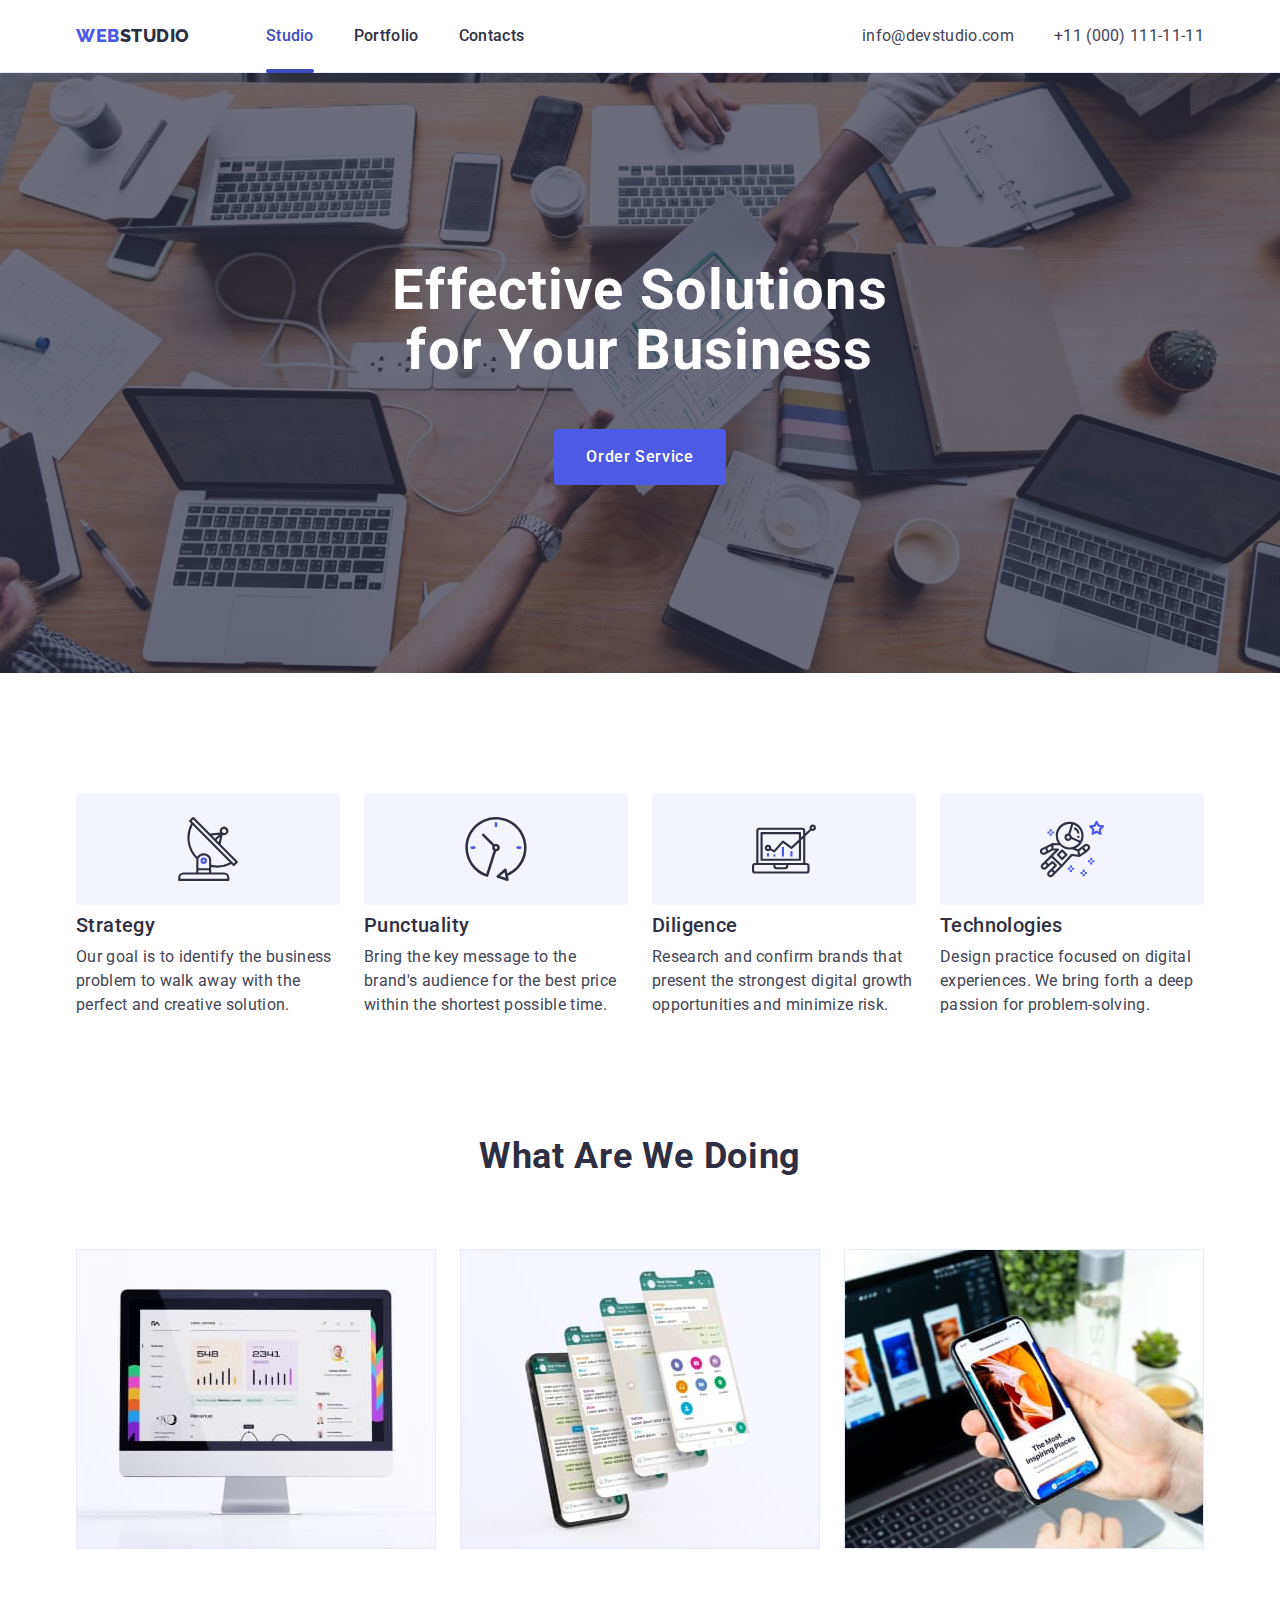
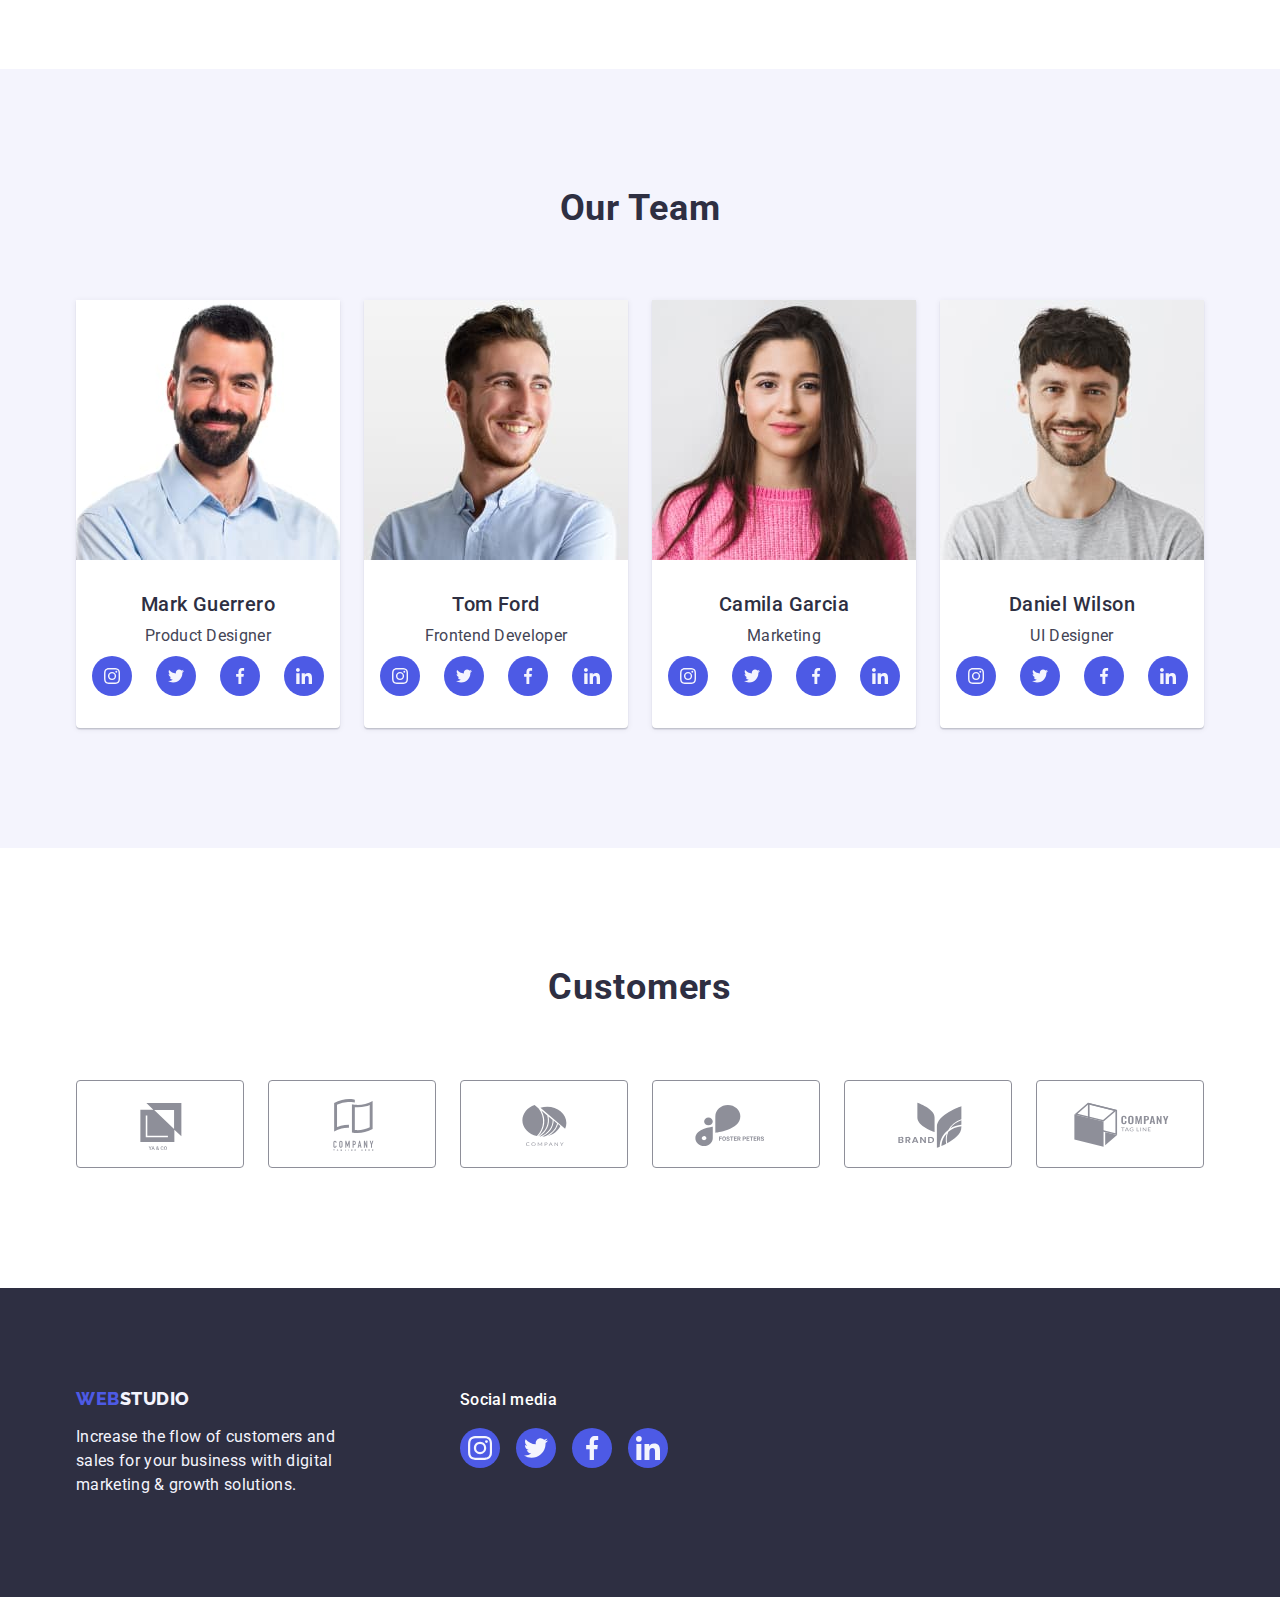
<file: index.html>
<!DOCTYPE html>
<html lang="en">
  <head>
    <meta charset="UTF-8" />
    <meta http-equiv="X-UA-Compatible" content="IE=edge" />
    <meta name="viewport" content="width=device-width, initial-scale=1.0" />
    <title>Web Studio</title>
    <link rel="preconnect" href="https://fonts.googleapis.com" />
    <link rel="preconnect" href="https://fonts.gstatic.com" crossorigin />
    <link
      rel="stylesheet"
      href="https://cdnjs.cloudflare.com/ajax/libs/modern-normalize/1.1.0/modern-normalize.min.css"
    />
    <link
      href="https://fonts.googleapis.com/css2?family=Raleway:wght@800&family=Roboto:wght@400;500;700;900&display=swap"
      rel="stylesheet"
    />
    <link rel="stylesheet" href="./css/styles.css" />
  </head>
  <body>
    <header class="page-header">
      <div class="container">
        <nav class="nav">
          <a href="./index.html" class="logo link"
            >Web<span class="studio">Studio</span></a
          >
          <ul class="list">
            <li class="item">
              <a href="./index.html" class="link current-page">Studio</a>
            </li>
            <li class="item">
              <a href="./portfolio.html" class="link">Portfolio</a>
            </li>
            <li class="item">
              <a href="" class="link">Contacts</a>
            </li>
          </ul>
        </nav>
        <address class="address">
          <ul class="list">
            <li class="item">
              <a href="mailto:info@devstudio.com" class="link"
                >info@devstudio.com</a
              >
            </li>
            <li class="item">
              <a href="tel:+110001111111" class="link">+11 (000) 111-11-11</a>
            </li>
          </ul>
        </address>
      </div>
    </header>
    <main>
      <!-- Section Hero -->
      <section class="section hero">
        <div class="container">
          <h1 class="hero-title">Effective Solutions for Your Business</h1>
          <button type="button" class="button primary" data-modal-open>
            Order Service
          </button>
        </div>
      </section>
      <!-- Section Advantages -->
      <section class="section advantages">
        <div class="container">
          <h2 class="hidden-title">Advantages</h2>
          <ul class="list">
            <li class="li-item">
              <div class="div-icon-advantages">
                <svg class="icon-advantages" width="64" height="64">
                  <use href="./images/icons.svg#icon-strategy"></use>
                </svg>
              </div>
              <h3 class="title">Strategy</h3>
              <p class="text">
                Our goal is to identify the business problem to walk away with
                the perfect and creative solution.
              </p>
            </li>

            <li class="li-item">
              <div class="div-icon-advantages">
                <svg class="icon-advantages" width="64" height="64">
                  <use href="./images/icons.svg#icon-punctuality"></use>
                </svg>
              </div>
              <h3 class="title">Punctuality</h3>
              <p class="text">
                Bring the key message to the brand's audience for the best price
                within the shortest possible time.
              </p>
            </li>

            <li class="li-item">
              <div class="div-icon-advantages">
                <svg class="icon-advantages" width="64" height="64">
                  <use href="./images/icons.svg#icon-diligence"></use>
                </svg>
              </div>
              <h3 class="title">Diligence</h3>
              <p class="text">
                Research and confirm brands that present the strongest digital
                growth opportunities and minimize risk.
              </p>
            </li>

            <li class="li-item">
              <div class="div-icon-advantages">
                <svg class="icon-advantages" width="64" height="64">
                  <use href="./images/icons.svg#icon-technologies"></use>
                </svg>
              </div>
              <h3 class="title">Technologies</h3>
              <p class="text">
                Design practice focused on digital experiences. We bring forth a
                deep passion for problem-solving.
              </p>
            </li>
          </ul>
        </div>
      </section>
      <!-- Propositions -->
      <section class="section propositions">
        <div class="container">
          <h2 class="section-title">What are we doing</h2>
          <ul class="list">
            <li class="li-item">
              <img
                src="./images/whatarewedoing/image-1.jpg"
                alt="WEB-Design"
                width="360"
              />
            </li>
            <li class="li-item">
              <img
                src="./images/whatarewedoing/image-2.jpg"
                alt="mobileApp design"
                width="360"
              />
            </li>
            <li class="li-item">
              <img
                src="./images/whatarewedoing/image-3.jpg"
                alt="syncing gadgets"
                width="360"
              />
            </li>
          </ul>
        </div>
      </section>
      <!-- Our Team -->
      <section class="section ourteam">
        <div class="container">
          <h2 class="section-title">Our Team</h2>
          <ul class="list">
            <li class="li-item">
              <img
                src="./images/ourteam/image-1.jpg"
                alt="Product Designer"
                width="264"
              />
              <div class="worker">
                <h3 class="title">Mark Guerrero</h3>
                <p class="text">Product Designer</p>
                <ul class="social-list">
                  <li class="li-item">
                    <a href="" class="link">
                      <svg class="icon-social" width="16" height="16">
                        <use href="./images/icons.svg#icon-instagram"></use>
                      </svg>
                    </a>
                  </li>
                  <li class="li-item">
                    <a href="" class="link">
                      <svg class="icon-social" width="16" height="16">
                        <use href="./images/icons.svg#icon-twitter"></use>
                      </svg>
                    </a>
                  </li>
                  <li class="li-item">
                    <a href="" class="link">
                      <svg class="icon-social" width="16" height="16">
                        <use href="./images/icons.svg#icon-facebook"></use>
                      </svg>
                    </a>
                  </li>
                  <li class="li-item">
                    <a href="" class="link">
                      <svg class="icon-social" width="16" height="16">
                        <use href="./images/icons.svg#icon-linkedin"></use>
                      </svg>
                    </a>
                  </li>
                </ul>
              </div>
            </li>
            <li class="li-item">
              <img
                src="./images/ourteam/image-2.jpg"
                alt="Frontend Developer"
                width="264"
              />
              <div class="worker">
                <h3 class="title">Tom Ford</h3>
                <p class="text">Frontend Developer</p>
                <ul class="social-list">
                  <li class="li-item">
                    <a href="" class="link">
                      <svg class="icon-social" width="16" height="16">
                        <use href="./images/icons.svg#icon-instagram"></use>
                      </svg>
                    </a>
                  </li>
                  <li class="li-item">
                    <a href="" class="link">
                      <svg class="icon-social" width="16" height="16">
                        <use href="./images/icons.svg#icon-twitter"></use>
                      </svg>
                    </a>
                  </li>
                  <li class="li-item">
                    <a href="" class="link">
                      <svg class="icon-social" width="16" height="16">
                        <use href="./images/icons.svg#icon-facebook"></use>
                      </svg>
                    </a>
                  </li>
                  <li class="li-item">
                    <a href="" class="link">
                      <svg class="icon-social" width="16" height="16">
                        <use href="./images/icons.svg#icon-linkedin"></use>
                      </svg>
                    </a>
                  </li>
                </ul>
              </div>
            </li>
            <li class="li-item">
              <img
                src="./images/ourteam/image-3.jpg"
                alt="Marketing"
                width="264"
              />
              <div class="worker">
                <h3 class="title">Camila Garcia</h3>
                <p class="text">Marketing</p>
                <ul class="social-list">
                  <li class="li-item">
                    <a href="" class="link">
                      <svg class="icon-social" width="16" height="16">
                        <use href="./images/icons.svg#icon-instagram"></use>
                      </svg>
                    </a>
                  </li>
                  <li class="li-item">
                    <a href="" class="link">
                      <svg class="icon-social" width="16" height="16">
                        <use href="./images/icons.svg#icon-twitter"></use>
                      </svg>
                    </a>
                  </li>
                  <li class="li-item">
                    <a href="" class="link">
                      <svg class="icon-social" width="16" height="16">
                        <use href="./images/icons.svg#icon-facebook"></use>
                      </svg>
                    </a>
                  </li>
                  <li class="li-item">
                    <a href="" class="link">
                      <svg class="icon-social" width="16" height="16">
                        <use href="./images/icons.svg#icon-linkedin"></use>
                      </svg>
                    </a>
                  </li>
                </ul>
              </div>
            </li>
            <li class="li-item">
              <img
                src="./images/ourteam/image-4.jpg"
                alt="UI Designer"
                width="264"
              />
              <div class="worker">
                <h3 class="title">Daniel Wilson</h3>
                <p class="text">UI Designer</p>
                <ul class="social-list">
                  <li class="li-item">
                    <a href="" class="link">
                      <svg class="icon-social" width="16" height="16">
                        <use href="./images/icons.svg#icon-instagram"></use>
                      </svg>
                    </a>
                  </li>
                  <li class="li-item">
                    <a href="" class="link">
                      <svg class="icon-social" width="16" height="16">
                        <use href="./images/icons.svg#icon-twitter"></use></svg
                    ></a>
                  </li>
                  <li class="li-item">
                    <a href="" class="link"
                      ><svg class="icon-social" width="16" height="16">
                        <use href="./images/icons.svg#icon-facebook"></use></svg
                    ></a>
                  </li>
                  <li class="li-item">
                    <a href="" class="link"
                      ><svg class="icon-social" width="16" height="16">
                        <use href="./images/icons.svg#icon-linkedin"></use></svg
                    ></a>
                  </li>
                </ul>
              </div>
            </li>
          </ul>
        </div>
      </section>
      <section class="section customers">
        <div class="container">
          <h2 class="section-title">Customers</h2>
          <ul class="list">
            <li class="li-item">
              <a href="" class="link">
                <svg class="icon-logo" width="104" height="56">
                  <use href="./images/icons.svg#icon-logo-1"></use>
                </svg>
              </a>
            </li>

            <li class="li-item">
              <a href="" class="link">
                <svg class="icon-logo" width="104" height="56">
                  <use href="./images/icons.svg#icon-logo-2"></use>
                </svg>
              </a>
            </li>

            <li class="li-item">
              <a href="" class="link">
                <svg class="icon-logo" width="104" height="56">
                  <use href="./images/icons.svg#icon-logo-3"></use>
                </svg>
              </a>
            </li>

            <li class="li-item">
              <a href="" class="link">
                <svg class="icon-logo" width="104" height="56">
                  <use href="./images/icons.svg#icon-logo-4"></use>
                </svg>
              </a>
            </li>

            <li class="li-item">
              <a href="" class="link">
                <svg class="icon-logo" width="104" height="56">
                  <use href="./images/icons.svg#icon-logo-5"></use>
                </svg>
              </a>
            </li>

            <li class="li-item">
              <a href="" class="link">
                <svg class="icon-logo" width="104" height="56">
                  <use href="./images/icons.svg#icon-logo-6"></use>
                </svg>
              </a>
            </li>
          </ul>
        </div>
      </section>
    </main>
    <footer class="footer">
      <div class="container">
        <div class="footer-logo">
          <a href="./index.html" class="logo link"
            >Web<span class="studio">Studio</span></a
          >
          <p class="text">
            Increase the flow of customers and sales for your business with
            digital marketing & growth solutions.
          </p>
        </div>
        <div class="social-footer">
          <p class="social-footer-title">Social media</p>
          <ul class="social-list">
            <li class="li-item">
              <a href="" class="link">
                <svg class="icon-social" width="24" height="24">
                  <use href="./images/icons.svg#icon-instagram"></use></svg
              ></a>
            </li>
            <li class="li-item">
              <a href="" class="link">
                <svg class="icon-social" width="24" height="24">
                  <use href="./images/icons.svg#icon-twitter"></use>
                </svg>
              </a>
            </li>
            <li class="li-item">
              <a href="" class="link">
                <svg class="icon-social" width="24" height="24">
                  <use href="./images/icons.svg#icon-facebook"></use></svg
              ></a>
            </li>
            <li class="li-item">
              <a href="" class="link">
                <svg class="icon-social" width="24" height="24">
                  <use href="./images/icons.svg#icon-linkedin"></use></svg
              ></a>
            </li>
          </ul>
        </div>
      </div>
    </footer>
    <div class="backdrop is-hidden" data-modal>
      <div class="modal">
        <button type="button" class="button-modal" data-modal-close>
          <svg class="icon-modal" width="8" height="8">
            <use href="./images/icons.svg#icon-close-black"></use>
          </svg>
        </button>
      </div>
    </div>
    <script src="./js/modal.js"></script>
  </body>
</html>
</file>
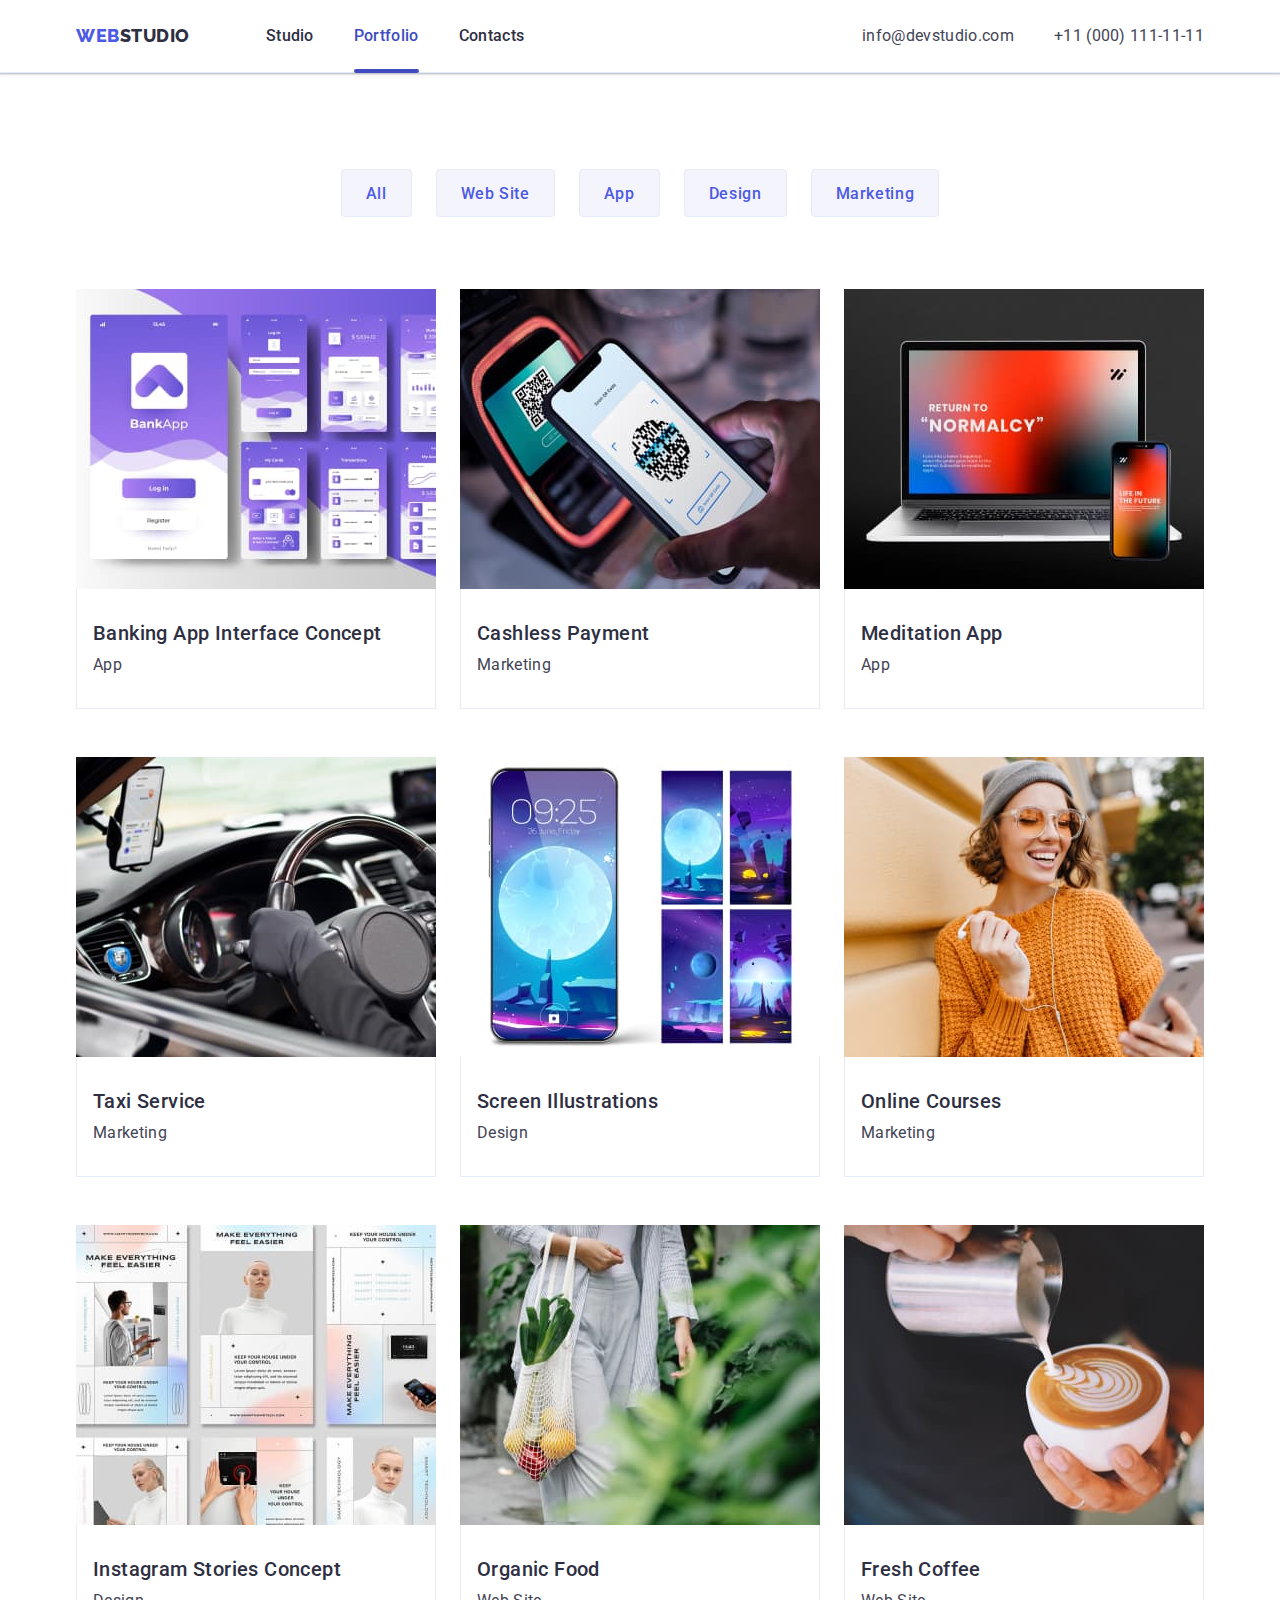
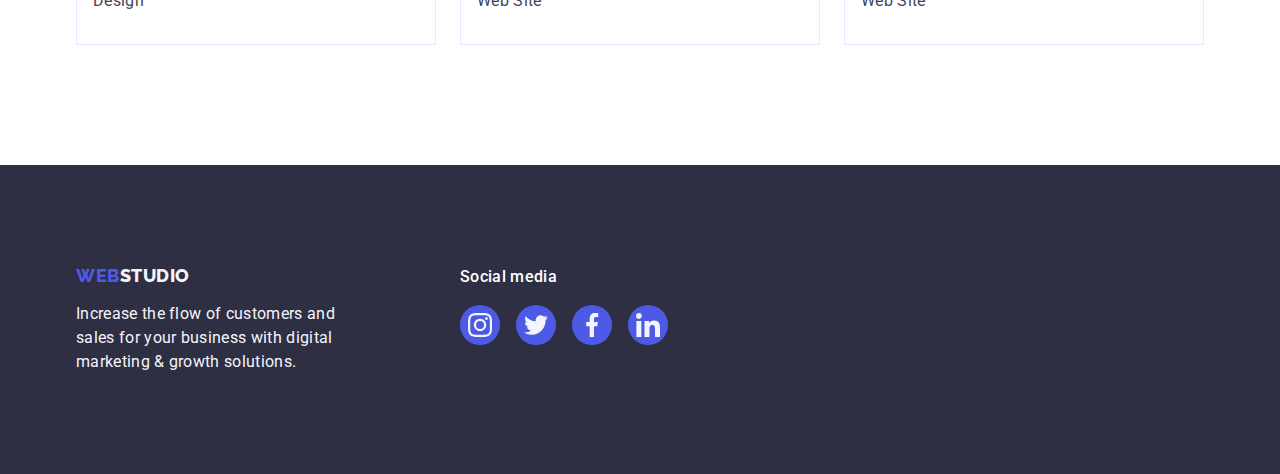
<file: portfolio.html>
<!DOCTYPE html>
<html lang="en">
  <head>
    <meta charset="UTF-8" />
    <meta http-equiv="X-UA-Compatible" content="IE=edge" />
    <meta name="viewport" content="width=device-width, initial-scale=1.0" />
    <title>Portfolio</title>
    <link rel="preconnect" href="https://fonts.googleapis.com" />
    <link rel="preconnect" href="https://fonts.gstatic.com" crossorigin />
    <link
      rel="stylesheet"
      href="https://cdnjs.cloudflare.com/ajax/libs/modern-normalize/1.1.0/modern-normalize.min.css"
    />
    <link
      href="https://fonts.googleapis.com/css2?family=Raleway:wght@800&family=Roboto:wght@400;500;700;900&display=swap"
      rel="stylesheet"
    />
    <link rel="stylesheet" href="./css/styles.css" />
  </head>
  <body>
    <header class="page-header">
      <div class="container">
        <nav class="nav">
          <a href="./index.html" class="logo link"
            >Web<span class="studio">Studio</span></a
          >
          <ul class="list">
            <li class="item"><a href="./index.html" class="link">Studio</a></li>
            <li class="item">
              <a href="./portfolio.html" class="link current-page">Portfolio</a>
            </li>
            <li class="item"><a href="" class="link">Contacts</a></li>
          </ul>
        </nav>
        <address class="address">
          <ul class="list">
            <li class="item">
              <a href="mailto:info@devstudio.com" class="link"
                >info@devstudio.com</a
              >
            </li>
            <li class="item">
              <a href="tel:+110001111111" class="link">+11 (000) 111-11-11</a>
            </li>
          </ul>
        </address>
      </div>
    </header>
    <main>
      <!-- Hero -->
      <section class="section-hero-portfolio">
        <div class="container">
          <h1 class="hidden-title">Portfolio</h1>
          <ul class="filter-list list">
            <li class="li-item">
              <button type="button" class="button secondary">All</button>
            </li>
            <li class="li-item">
              <button type="button" class="button secondary">Web Site</button>
            </li>
            <li class="li-item">
              <button type="button" class="button secondary">App</button>
            </li>
            <li class="li-item">
              <button type="button" class="button secondary">Design</button>
            </li>
            <li class="li-item">
              <button type="button" class="button secondary">Marketing</button>
            </li>
          </ul>
          <ul class="list-portfolio">
            <li class="li-item">
              <a href="" class="link">
                <div class="thumb">
                  <img
                    src="./images/portfolio/image-portfolio-1.jpg"
                    alt="Mobile App"
                    width="360"
                  />
                  <p class="slide-text">
                    14 Stylish and User-Friendly App Design Concepts · Task
                    Manager App · Calorie Tracker App · Exotic Fruit Ecommerce
                    App · Cloud Storage App
                  </p>
                </div>
                <div class="app">
                  <h2 class="title">Banking App Interface Concept</h2>
                  <p class="text">App</p>
                </div>
              </a>
            </li>
            <li class="li-item">
              <a href="" class="link">
                <div class="thumb">
                  <img
                    src="./images/portfolio/image-portfolio-2.jpg"
                    alt="Mobile App"
                    width="360"
                  />
                  <p class="slide-text">
                    14 Stylish and User-Friendly App Design Concepts · Task
                    Manager App · Calorie Tracker App · Exotic Fruit Ecommerce
                    App · Cloud Storage App
                  </p>
                </div>
                <div class="app">
                  <h2 class="title">Cashless Payment</h2>
                  <p class="text">Marketing</p>
                </div>
              </a>
            </li>
            <li class="li-item">
              <a href="" class="link">
                <div class="thumb">
                  <img
                    src="./images/portfolio/image-portfolio-3.jpg"
                    alt="Mobile App"
                    width="360"
                  />

                  <p class="slide-text">
                    14 Stylish and User-Friendly App Design Concepts · Task
                    Manager App · Calorie Tracker App · Exotic Fruit Ecommerce
                    App · Cloud Storage App
                  </p>
                </div>
                <div class="app">
                  <h2 class="title">Meditation App</h2>
                  <p class="text">App</p>
                </div>
              </a>
            </li>
            <li class="li-item">
              <a href="" class="link">
                <div class="thumb">
                  <img
                    src="./images/portfolio/image-portfolio-4.jpg"
                    alt="Mobile App"
                    width="360"
                  />
                  <p class="slide-text">
                    14 Stylish and User-Friendly App Design Concepts · Task
                    Manager App · Calorie Tracker App · Exotic Fruit Ecommerce
                    App · Cloud Storage App
                  </p>
                </div>
                <div class="app">
                  <h2 class="title">Taxi Service</h2>
                  <p class="text">Marketing</p>
                </div>
              </a>
            </li>
            <li class="li-item">
              <a href="" class="link">
                <div class="thumb">
                  <img
                    src="./images/portfolio/image-portfolio-5.jpg"
                    alt="Mobile App"
                    width="360"
                  />
                  <p class="slide-text">
                    14 Stylish and User-Friendly App Design Concepts · Task
                    Manager App · Calorie Tracker App · Exotic Fruit Ecommerce
                    App · Cloud Storage App
                  </p>
                </div>
                <div class="app">
                  <h2 class="title">Screen Illustrations</h2>
                  <p class="text">Design</p>
                </div>
              </a>
            </li>
            <li class="li-item">
              <a href="" class="link">
                <div class="thumb">
                  <img
                    src="./images/portfolio/image-portfolio-6.jpg"
                    alt="Mobile App"
                    width="360"
                  />
                  <p class="slide-text">
                    14 Stylish and User-Friendly App Design Concepts · Task
                    Manager App · Calorie Tracker App · Exotic Fruit Ecommerce
                    App · Cloud Storage App
                  </p>
                </div>
                <div class="app">
                  <h2 class="title">Online Courses</h2>
                  <p class="text">Marketing</p>
                </div>
              </a>
            </li>
            <li class="li-item">
              <a href="" class="link">
                <div class="thumb">
                  <img
                    src="./images/portfolio/image-portfolio-7.jpg"
                    alt="Mobile App"
                    width="360"
                  />
                  <p class="slide-text">
                    14 Stylish and User-Friendly App Design Concepts · Task
                    Manager App · Calorie Tracker App · Exotic Fruit Ecommerce
                    App · Cloud Storage App
                  </p>
                </div>
                <div class="app">
                  <h2 class="title">Instagram Stories Concept</h2>
                  <p class="text">Design</p>
                </div>
              </a>
            </li>
            <li class="li-item">
              <a href="" class="link">
                <div class="thumb">
                  <img
                    src="./images/portfolio/image-portfolio-8.jpg"
                    alt="Mobile App"
                    width="360"
                  />
                  <p class="slide-text">
                    14 Stylish and User-Friendly App Design Concepts · Task
                    Manager App · Calorie Tracker App · Exotic Fruit Ecommerce
                    App · Cloud Storage App
                  </p>
                </div>
                <div class="app">
                  <h2 class="title">Organic Food</h2>
                  <p class="text">Web Site</p>
                </div>
              </a>
            </li>
            <li class="li-item">
              <a href="" class="link">
                <div class="thumb">
                  <img
                    src="./images/portfolio/image-portfolio-9.jpg"
                    alt="Mobile App"
                    width="360"
                  />
                  <p class="slide-text">
                    14 Stylish and User-Friendly App Design Concepts · Task
                    Manager App · Calorie Tracker App · Exotic Fruit Ecommerce
                    App · Cloud Storage App
                  </p>
                </div>
                <div class="app">
                  <h2 class="title">Fresh Coffee</h2>
                  <p class="text">Web Site</p>
                </div>
              </a>
            </li>
          </ul>
        </div>
      </section>
    </main>
    <footer class="footer">
      <div class="container">
        <div class="footer-logo">
          <a href="./index.html" class="logo link"
            >Web<span class="studio">Studio</span></a
          >
          <p class="text">
            Increase the flow of customers and sales for your business with
            digital marketing & growth solutions.
          </p>
        </div>
        <div class="social-footer">
          <p class="social-footer-title">Social media</p>
          <ul class="social-list">
            <li class="li-item">
              <a href="" class="link">
                <svg class="icon-social" width="24" height="24">
                  <use href="./images/icons.svg#icon-instagram"></use>
                </svg>
              </a>
            </li>
            <li class="li-item">
              <a href="" class="link">
                <svg class="icon-social" width="24" height="24">
                  <use href="./images/icons.svg#icon-twitter"></use>
                </svg>
              </a>
            </li>
            <li class="li-item">
              <a href="" class="link">
                <svg class="icon-social" width="24" height="24">
                  <use href="./images/icons.svg#icon-facebook"></use></svg
              ></a>
            </li>
            <li class="li-item">
              <a href="" class="link">
                <svg class="icon-social" width="24" height="24">
                  <use href="./images/icons.svg#icon-linkedin"></use></svg
              ></a>
            </li>
          </ul>
        </div>
      </div>
    </footer>
  </body>
</html>
</file>
<file: css/styles.css>
/* Primary color - #434455 */
/* Seconadray color - #2E2F42*/
/* accent color - #4D5AE5 */
/* white color - #FFFFFF */

:root {
  --primary-color: #434455;
  --secondary-color: #2e2f42;
  --accent-color: #4d5ae5;
  --white-color: #ffffff;
  --grey-color: #f4f4fd;
  --active-color: #404bbf;
  --border-color: #e7e9fc;
  --border-icon-color: #8e8f99;
  --social-icon: #f4f4fd;
  --modal-color: #fcfcfc;
  --transition-duration: 250ms;
  --transition-timing-function: cubic-bezier(0.4, 0, 0.2, 1);
}

body {
  background-color: var(--white-color);
  color: var(--primary-color);
  font-family: Roboto, sans-serif;
  letter-spacing: 0.02em;
  line-height: 1.5;
}

img {
  width: 100%;
  display: block;
}

.ourteam {
  background-color: var(--grey-color);
  padding-bottom: 120px;
  text-align: center;
}

.hidden-title {
  font-size: 0;
  margin: 0;
  padding: 0;
}

.list,
.feature-list {
  margin: 0;
  padding: 0;
  list-style: none;
}

/* Header */

.page-header {
  border-bottom: 1px solid var(--border-color);
  box-shadow: 0px 2px 1px rgba(46, 47, 66, 0.08),
    0px 1px 1px rgba(46, 47, 66, 0.16), 0px 1px 6px rgba(46, 47, 66, 0.08);
}

.page-header .container {
  display: flex;
}

.logo {
  color: var(--accent-color);

  font-family: Raleway, sans-serif;
  font-weight: 800;
  font-size: 18px;
  line-height: 1.17;

  letter-spacing: 0.03em;
  text-transform: uppercase;
  text-decoration: none;
}

.nav .logo.link {
  padding-top: 24px;
  padding-bottom: 24px;
  margin-right: 76px;
}

.logo .studio {
  color: var(--secondary-color);
}

.nav {
  display: flex;
  align-items: center;
}

.nav .list {
  display: flex;
  gap: 40px;
}

.address .list {
  gap: 40px;
}

.list .link {
  display: block;
  padding-top: 24px;
  padding-bottom: 24px;
  color: var(--secondary-color);
  font-weight: 500;
  font-size: 16px;
  line-height: 1.5;
  text-decoration: none;
  text-align: center;
  transition: color var(--transition-duration) var(--transition-timing-function);
}

.nav .link:hover,
.nav .link:focus,
.address .link:hover,
.address .link:focus {
  color: var(--active-color);
}
.nav .link {
  position: relative;
}

.nav .current-page {
  color: var(--active-color);
}

.nav .current-page::after {
  content: '';
  position: absolute;
  bottom: -1px;
  left: 0;
  width: 100%;
  height: 4px;
  background-color: var(--active-color);
  border-radius: 2px;
}

.address .list {
  display: flex;
}

.address {
  display: flex;
  margin-left: auto;
  font-style: normal;
}

.address .link {
  font-weight: 400;
  color: var(--primary-color);
}

/* List */

.list .title,
.title {
  color: var(--secondary-color);
  font-weight: 500;
  font-size: 20px;
  line-height: 1.2;
  letter-spacing: 0.02em;
}

/* Hero section */

.section.hero {
  background-color: var(--secondary-color);
  text-align: center;
  padding-top: 188px;
  padding-bottom: 188px;
  max-width: 1440px;
  height: 600px;
  margin-left: auto;
  margin-right: auto;
  background-image: linear-gradient(
      rgba(46, 47, 66, 0.7),
      rgba(46, 47, 66, 0.7)
    ),
    url('../images/hero-people-office.jpg');
  background-repeat: no-repeat;
  background-position: center;
  background-size: cover;
}

.hero-title {
  color: var(--white-color);
  font-size: 56px;
  line-height: 1.07;
  letter-spacing: 0.02em;
  max-width: 496px;
  margin-top: 0;
  margin-bottom: 48px;
  margin-left: auto;
  margin-right: auto;
}

/* Sections */

.section .list {
  display: flex;
  gap: 24px;
}

/* Section Advantages */
.section.advantages .li-item {
  flex-basis: calc((100% - 72px) / 4);
}

.section.advantages .title {
  margin-bottom: 8px;
}

.section.advantages .text {
  margin: 0;
  padding: 0;
}

.div-icon-advantages {
  height: 112px;
  display: flex;
  justify-content: center;
  align-items: center;
  background-color: var(--social-icon);
  border-radius: 4px;
  margin-bottom: 8px;
}

.section.propositions .li-item {
  flex-basis: calc((100% - 48px) / 3);
}

.section {
  padding-top: 120px;
  padding-bottom: 120px;
}

.section.propositions {
  padding-top: 0;
}

.section-title {
  font-size: 36px;
  line-height: 1.1;
  letter-spacing: 0.02em;
  text-align: center;
  text-transform: capitalize;
  color: var(--secondary-color);
}

.section-title {
  margin-bottom: 72px;
}

.text {
  font-size: 16px;
  line-height: 1.5;
  letter-spacing: 0.02em;
  color: var(--primary-color);
}

/* Button */

.button {
  cursor: pointer;
  display: block;
  border: 1px solid transparent;
  font-family: Roboto, sans-serif;
  font-weight: 500;
  font-size: 16px;
  line-height: 1.5;
  letter-spacing: 0.04em;
}

.button.primary {
  min-width: 169px;
  border: none;
  height: 56px;
  border-radius: 4px;
  padding: 16px 32px;
  margin-right: auto;
  margin-left: auto;
  background-color: var(--accent-color);
  color: var(--white-color);
  transition: background-color var(--transition-duration)
    var(--transition-timing-function);
}

.button.primary:hover,
.button.primary:focus {
  background-color: var(--active-color);
}

.button.secondary {
  border-color: var(--border-color);
  height: 48px;
  border-radius: 4px;
  padding: 12px 24px;
  background-color: var(--grey-color);
  color: var(--accent-color);
  transition: background-color var(--transition-duration)
      var(--transition-timing-function),
    color var(--transition-duration) var(--transition-timing-function),
    border-color var(--transition-duration) var(--transition-timing-function),
    box-shadow var(--transition-duration) var(--transition-timing-function);
}

.button.secondary:hover,
.button.secondary:focus {
  background-color: var(--active-color);
  color: var(--white-color);
  border-color: transparent;
  box-shadow: 0px 3px 1px rgba(0, 0, 0, 0.1), 0px 2px 1px rgba(0, 0, 0, 0.08),
    0px 2px 2px rgba(0, 0, 0, 0.12);
}

/* Our team */
.ourteam .list > .li-item {
  background-color: var(--white-color);
  border-radius: 0px 0px 4px 4px;
  box-shadow: 0px 1px 6px rgba(46, 47, 66, 0.08),
    0px 1px 1px rgba(46, 47, 66, 0.16), 0px 2px 1px rgba(46, 47, 66, 0.08);
}

.section.ourteam .li-item {
  flex-basis: calc((100%-72px) / 4);
}

.worker {
  padding: 32px 0;
  text-align: center;
}

.worker .title {
  text-align: center;
  margin-bottom: 8px;
}

.worker .text {
  text-align: center;
  margin: 0;
  padding: 0;
  margin-bottom: 8px;
}

/* Social list */

.social-list {
  list-style: none;
  display: flex;
  justify-content: center;
  gap: 24px;
  padding: 0 16px;
  margin: 0;
}

.social-list .li-item {
  width: 40px;
  height: 40px;
}

.social-list .link {
  width: 100%;
  height: 100%;
  background-color: var(--accent-color);
  border-radius: 50%;
  display: flex;
  justify-content: center;
  align-items: center;
  padding: 0;
  transition: background-color var(--transition-duration)
    var(--transition-timing-function);
}

.icon-social {
  fill: var(--social-icon);
}

.worker .link:hover,
.worker .link:focus {
  background-color: var(--active-color);
}

.social-footer .link:hover,
.social-footer .link:focus {
  background-color: #31d0aa;
}

/* Section Customers */

.customers .li-item {
  height: 88px;
  width: calc((100% - 120px) / 6);
}

.customers .link {
  width: 100%;
  height: 100%;
  border: 1px solid var(--border-icon-color);
  border-radius: 4px;
  display: flex;
  justify-content: center;
  align-items: center;
  color: var(--border-icon-color);
  transition: border-color var(--transition-duration)
      var(--transition-timing-function),
    color var(--transition-duration) var(--transition-timing-function);
}

.customers .link:hover,
.customers .link:focus {
  border-color: var(--active-color);
  color: var(--active-color);
}

.icon-logo {
  fill: currentColor;
}

/* Footer */

.footer .container {
  display: flex;
  align-items: baseline;
}

.footer {
  background-color: var(--secondary-color);
}

.footer-logo {
  margin-right: 120px;
}

.footer {
  padding: 100px 0;
}
.social-footer .social-list {
  gap: 16px;
  padding: 0;
}

.social-footer {
  width: 208px;
  height: 80px;
  padding: 0;
}

.social-footer-title {
  color: var(--white-color);
  font-weight: 500;
  font-size: 16px;
  line-height: 1.5;
  letter-spacing: 0.02em;
  padding: 0;
  margin: 0 0 16px 0;
}

.footer .text {
  color: var(--grey-color);
  max-width: 264px;
  margin: 0;
}

.footer .studio {
  color: var(--grey-color);
}

.footer .logo {
  color: var(--accent-color);
  display: inline-block;
  margin-bottom: 16px;
}

/* Container */
h1,
h2,
h3 {
  margin: 0;
}

.container {
  margin-left: auto;
  margin-right: auto;
  width: 1158px;
  padding-left: 15px;
  padding-right: 15px;
}

/* Portfolio Hero */

.section-hero-portfolio {
  padding-top: 96px;
  padding-bottom: 120px;
}

.filter-list {
  display: flex;
  justify-content: center;
  gap: 24px;
  margin-bottom: 72px;
}

.list-portfolio {
  margin: 0;
  padding: 0;
  list-style: none;
  display: flex;
  flex-wrap: wrap;
  gap: 24px;
  row-gap: 48px;
}

.list-portfolio .link {
  display: block;
  text-decoration: none;
  transition: box-shadow var(--transition-duration)
    var(--transition-timing-function);
}

.list-portfolio > .li-item {
  width: calc((100% - 48px) / 3);
}

.list-portfolio .link {
  margin: 0;
  padding: 0;
}

.list-portfolio .link:hover,
.list-portfolio .link:focus {
  box-shadow: 0px 1px 6px rgba(46, 47, 66, 0.08),
    0px 1px 1px rgba(46, 47, 66, 0.16), 0px 2px 1px rgba(46, 47, 66, 0.08);
}
.app {
  height: 120px;
  padding: 32px 16px;
  border: 1px solid var(--border-color);
  border-top: none;
}

.app .title {
  margin-bottom: 8px;
}

.app .text {
  margin: 0;
  padding: 0;
}

/* Overlay Portfolio */

.list-portfolio .thumb {
  position: relative;
  overflow: hidden;
}

.slide-text {
  position: absolute;
  top: 0;
  width: 100%;
  height: 100%;
  color: var(--grey-color);
  background-color: var(--accent-color);
  padding: 40px 32px;
  margin: 0;
  font-size: 16px;
  line-height: 1.5;
  letter-spacing: 0.02em;
  transform: translatey(100%);
  transition: transform var(--transition-duration)
    var(--transition-timing-function);
}

.list-portfolio .link:hover .slide-text,
.list-portfolio .link:focus .slide-text {
  transform: translatey(0);
}

/* Мій варіант
.overlay-portfolio {
  position: absolute;
  top: 100%;
  left: 0;
  width: 100%;
  height: 100%;
  background-color: var(--accent-color);
  padding-top: 40px;
  padding-left: 32px;
  padding-right: 32px;
  transform: translatey(0);
  transition: transform var(--transition-duration)
    var(--transition-timing-function);
}
.list-portfolio .link:hover .overlay-portfolio,
.list-portfolio .link:focus .overlay-portfolio {
  transform: translatey(-100%);
}

.overlay-portfolio > p {
  margin: 0;
  padding: 0;
  color: var(--white-color);
  letter-spacing: 0.02em;
  line-height: 1.5;
} */

/* Modal */

.page-header.container {
  position: relative;
}

.backdrop {
  position: fixed;
  top: 0;
  left: 0;
  width: 100%;
  height: 100%;
  background-color: rgba(46, 47, 66, 0.4);

  opacity: 1;
  visibility: visible;
  transition: opacity var(--transition-duration)
      var(--transition-timing-function),
    visibility var(--transition-duration) var(--transition-timing-function);
}

.backdrop.is-hidden {
  opacity: 0;
  pointer-events: none;
  visibility: hidden;
}

.backdrop.is-hidden .modal {
  transform: translate(-50%, -50%) scale(0.5);
}

.modal {
  position: absolute;
  top: 50%;
  left: 50%;
  transform: translate(-50%, -50%) scale(1);

  width: 408px;
  min-height: 576px;

  background-color: var(--modal-color);
  box-shadow: 0px 1px 1px rgba(0, 0, 0, 0.14), 0px 1px 3px rgba(0, 0, 0, 0.12),
    0px 2px 1px rgba(0, 0, 0, 0.2);
  border-radius: 4px;

  transition: transform var(--transition-duration)
    var(--transition-timing-function);
}

.button-modal {
  position: absolute;
  top: 24px;
  right: 24px;
  width: 24px;
  height: 24px;
  display: flex;
  justify-content: center;
  align-items: center;
  padding: 0;
  border: 1px solid rgba(0, 0, 0, 0.1);
  border-radius: 50%;
  cursor: pointer;
  color: var(--secondary-color);
  background-color: var(--border-color);
  transition: background-color var(--transition-duration)
      var(--transition-timing-function),
    border var(--transition-duration) var(--transition-timing-function);
}
.icon-modal {
  fill: var(--secondary-color);
  transition: fill var(--transition-duration) var(--transition-timing-function);
}

.button-modal:hover,
.button-modal:focus {
  background-color: var(--active-color);
  border: none;
}
.button-modal:hover .icon-modal,
.button-modal:focus .icon-modal {
  fill: var(--white-color);
}
</file>
